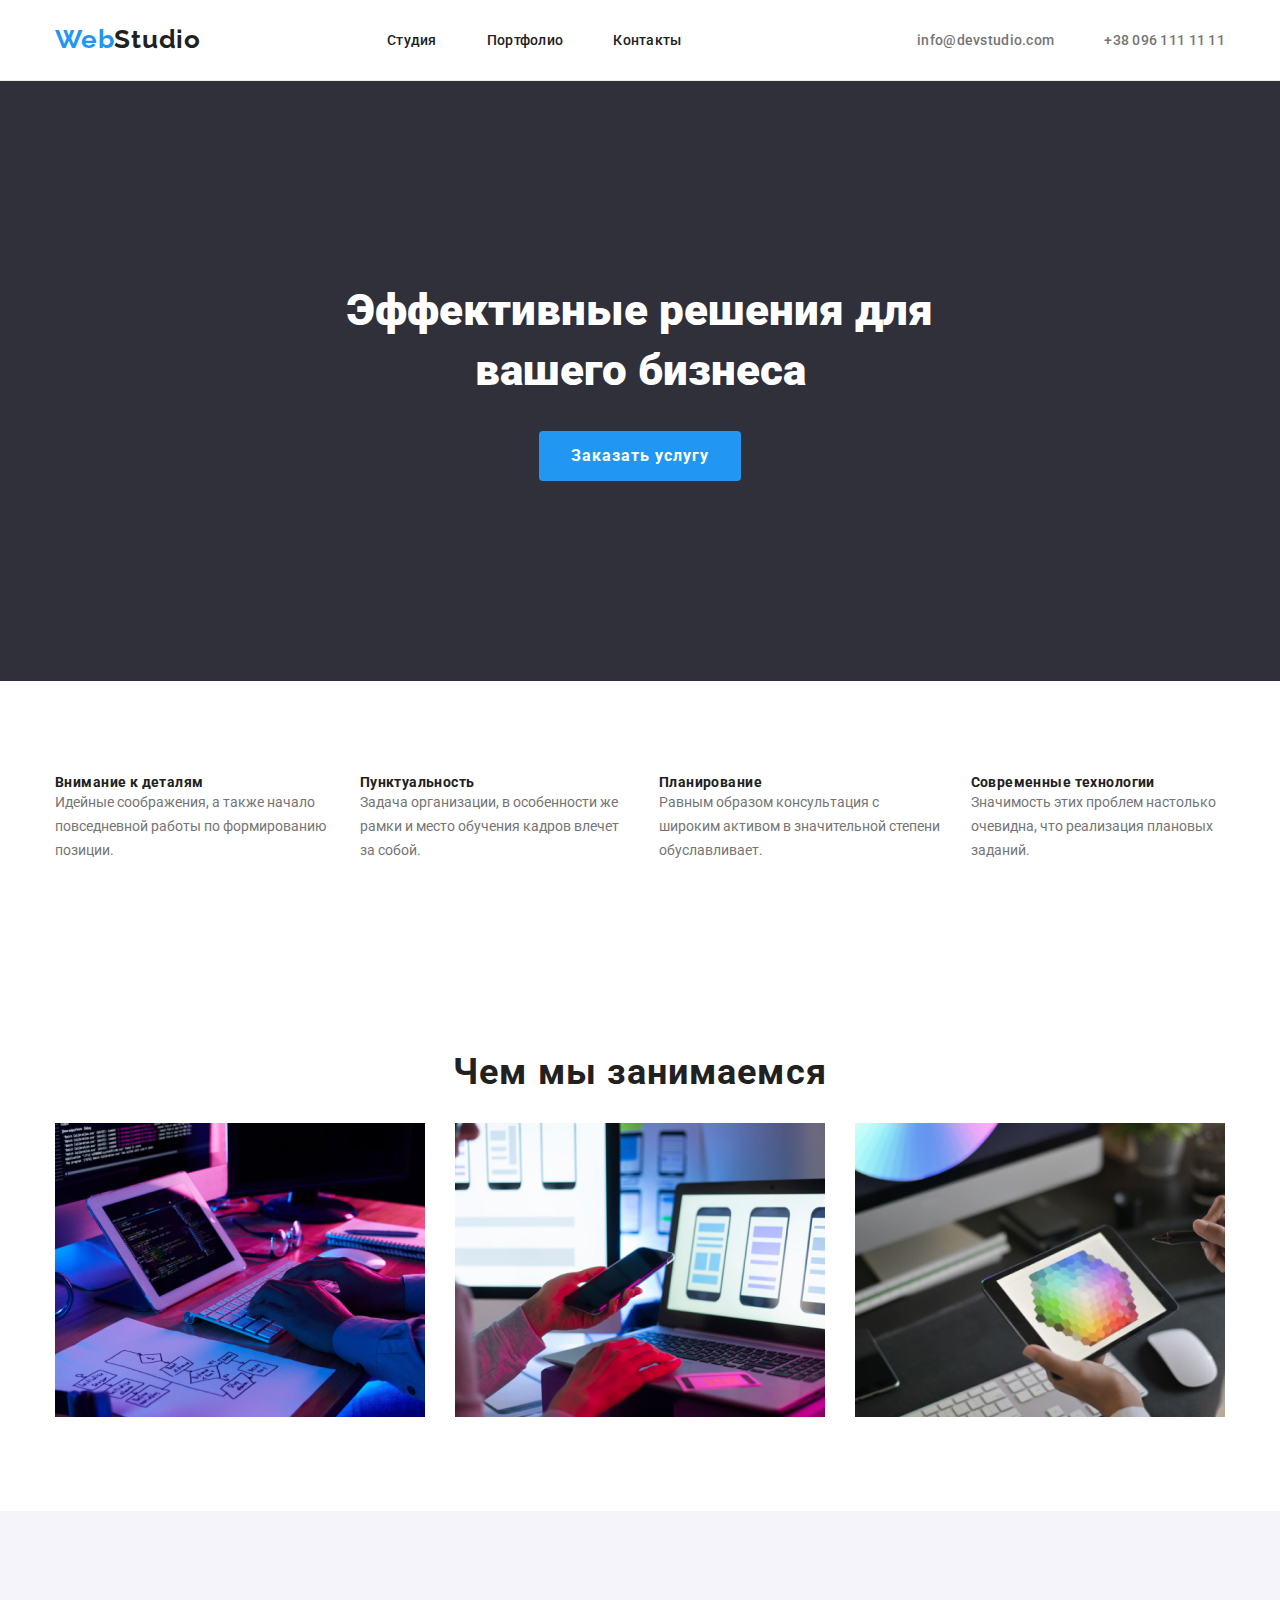
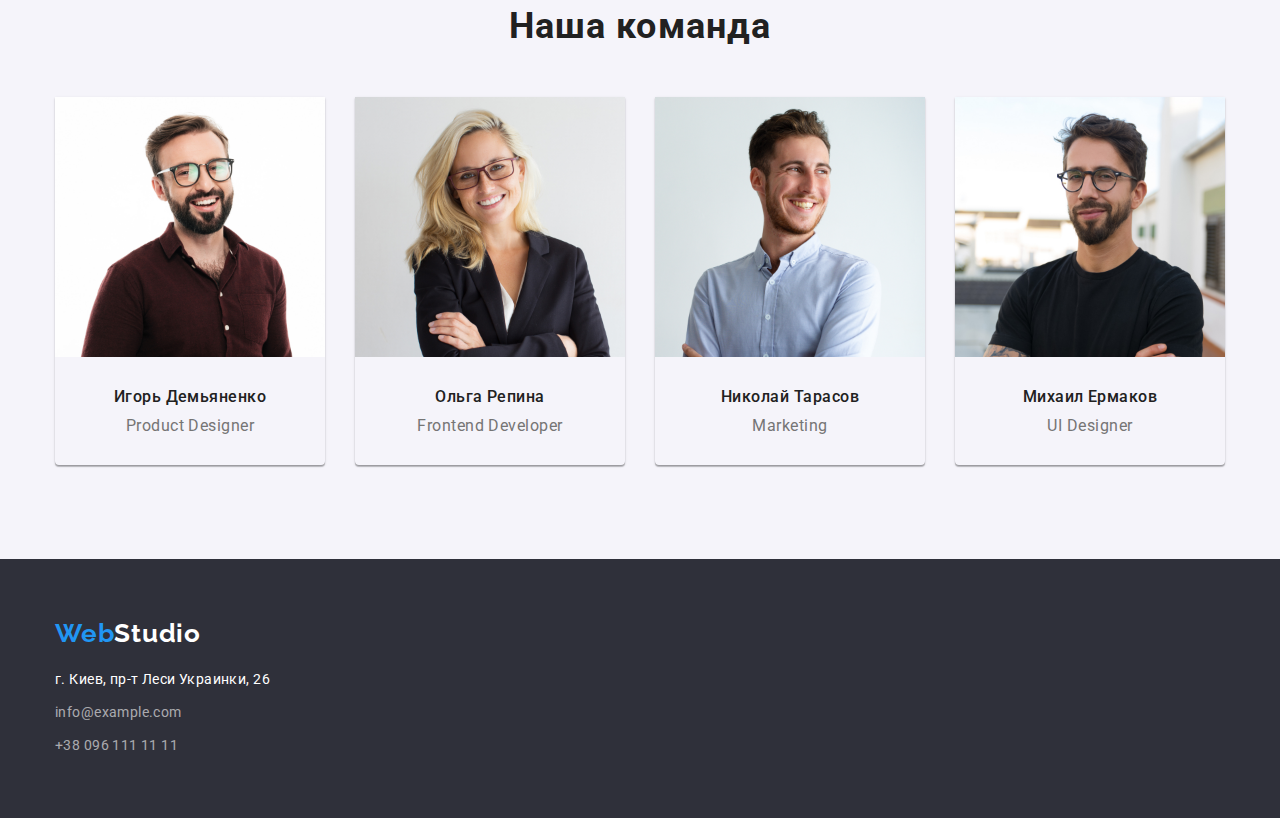
<file: index.html>
<!DOCTYPE html>
<html lang="en">
<head>
    <meta charset="UTF-8">
    <meta http-equiv="X-UA-Compatible" content="IE=edge">
    <meta name="viewport" content="width=device-width, initial-scale=1.0">
    <title>Главная</title>
    <link href="https://fonts.googleapis.com/css2?family=Raleway:wght@700&family=Roboto:wght@400;500;700;900&display=swap" rel="stylesheet">    
    <link rel="stylesheet" href="https://cdnjs.cloudflare.com/ajax/libs/modern-normalize/1.1.0/modern-normalize.min.css">
    <link rel="stylesheet" href="./css/style.css">
</head>
<body>
    <!--Header-->
   <header class="header">
    <div class="container header-container">
    <a class="logo" href="./index.html">Web<span class="logo-half">Studio</span></a>
    <nav>
       <ul class="nav-items">
            <li class="nav-items-list"><a href="index.html"        class="nav-items-link" >Студия</a></li>
            <li class="nav-items-list"><a href="./portfolio.html"  class="nav-items-link">Портфолио</a></li>
            <li class="nav-items-list"><a href=""                  class="nav-items-link">Контакты </a></li>
       </ul>
    </nav>
    <!--Contacts-->
    <ul class="contacts-link">
        <li class="contacts-link-list"><a class="contacts-link-item"  href="mailto:info@devstudio.com">info@devstudio.com</a></li>
        <li class="contacts-link-list"><a class="contacts-link-item" href="tel:+380961111111">+38 096 111 11 11</a></li>
    </ul>   
    </div>
   </header> 
<!--main information-->
   <main>
        <section class="main-section">
            <div class="container">
       <h1 class="title-main">Эффективные решения для вашего бизнеса</h1>
       <button class="button" type="button">Заказать услугу</button>
    </div>
        </section>
         <section class="section">
            <div class="container">
             <h2 class="hide">Наши преимущества</h2>   
            <ul class="advantage-list">
            <li class="advantage-item">
            <h3 class="advantage-title">Внимание к деталям</h3>
            <p class="advantage-text">Идейные соображения, а также начало повседневной работы по формированию позиции.</p>
            </li>
            <li class="advantage-item">
            <h3 class="advantage-title">Пунктуальность</h3>
            <p class="advantage-text">Задача организации, в особенности же рамки и место обучения кадров влечет за собой.</p>
             </li>
            <li class="advantage-item">
            <h3 class="advantage-title">Планирование</h3>
            <p class="advantage-text">Равным образом консультация с широким активом в значительной степени обуславливает.</p>
            </li>
            <li class="advantage-item">
            <h3 class="advantage-title">Современные технологии</h3>
            <p class="advantage-text">Значимость этих проблем настолько очевидна, что реализация плановых заданий.</p>
            </li>
        </ul>
            </div>
         </section>
        <section class="section work-section">
            <div class="container">
        <h2 class="work-title">Чем мы занимаемся</h2>
            <ul class="work-list">
       <li  class="work-list-item"> <img  src="./images/img.jpg" alt="картинка1" width="370"></li>
       <li  class="work-list-item"> <img src="./images/img (1).jpg" alt="картинка2" width="370"></li>
       <li  class="work-list-item"> <img src="./images/img (2).jpg" alt="картинка3" width="370"></li> 
            </ul>
        </div>
        </section>
<!--Team-->
        <section class="section section-team ">
            <div class="container">
        <h2 class="team-title">Наша команда</h2>
        <ul class="team-list">
        <li class="team-list-item">  
        <img src="./images/Игорь.jpg" alt="фотокоманды1" width="270">
        <div class="team-container">
        <h3 class="team-title-name">Игорь Демьяненко</h3>
        <p class="team-text">Product Designer</p>
        </div>
        </li>
        <li class="team-list-item">  
        <img src="./images/Ольга.jpg" alt="фотокоманды2" width="270">
        <div class="team-container">
        <h3 class="team-title-name">Ольга Репина</h3>
        <p class="team-text">Frontend Developer</p>
        </div>
        </li>
        <li class="team-list-item">
        <img src="./images/Николай.jpg" alt="фотокоманды3" width="270">
        <div class="team-container">
        <h3 class="team-title-name">Николай Тарасов</h3>
        <p class="team-text">Marketing</p>
        </div>
        </li>
        <li class="team-list-item"> 
        <img src="./images/Михаил.jpg" alt="фотокоманды4" width="270">
        <div class="team-container">
        <h3 class="team-title-name">Михаил Ермаков</h3>
        <p class="team-text">UI Designer</p>
        </div>
        </li>
        </ul>
    </div>
        </section>
    </main>
<!--Footer-->
<footer class="footer">
    <div class="container">
    <a class="logo" href="">Web<span class="logo-half-footer">Studio</span></a> 
   <adress>
       <ul class="list-items-footer">
   <li class="contacts-item-footer"> <a class="location" href="https://goo.gl/maps/zJ5b4M9oRAb7cDgC7">г. Киев, пр-т Леси Украинки, 26</a> </li>
   <li class="contacts-item-footer"> <a class="contacts-footer" href="mailto:info@example.com">info@example.com</a> </li>
   <li class="contacts-item-footer"> <a class="contacts-footer" href="tel:+380961111111">+38 096 111 11 11</a> </li>
       </ul>
   </adress>
</div>
   </footer>
</main>
</div>
</body>
</html>
</file>
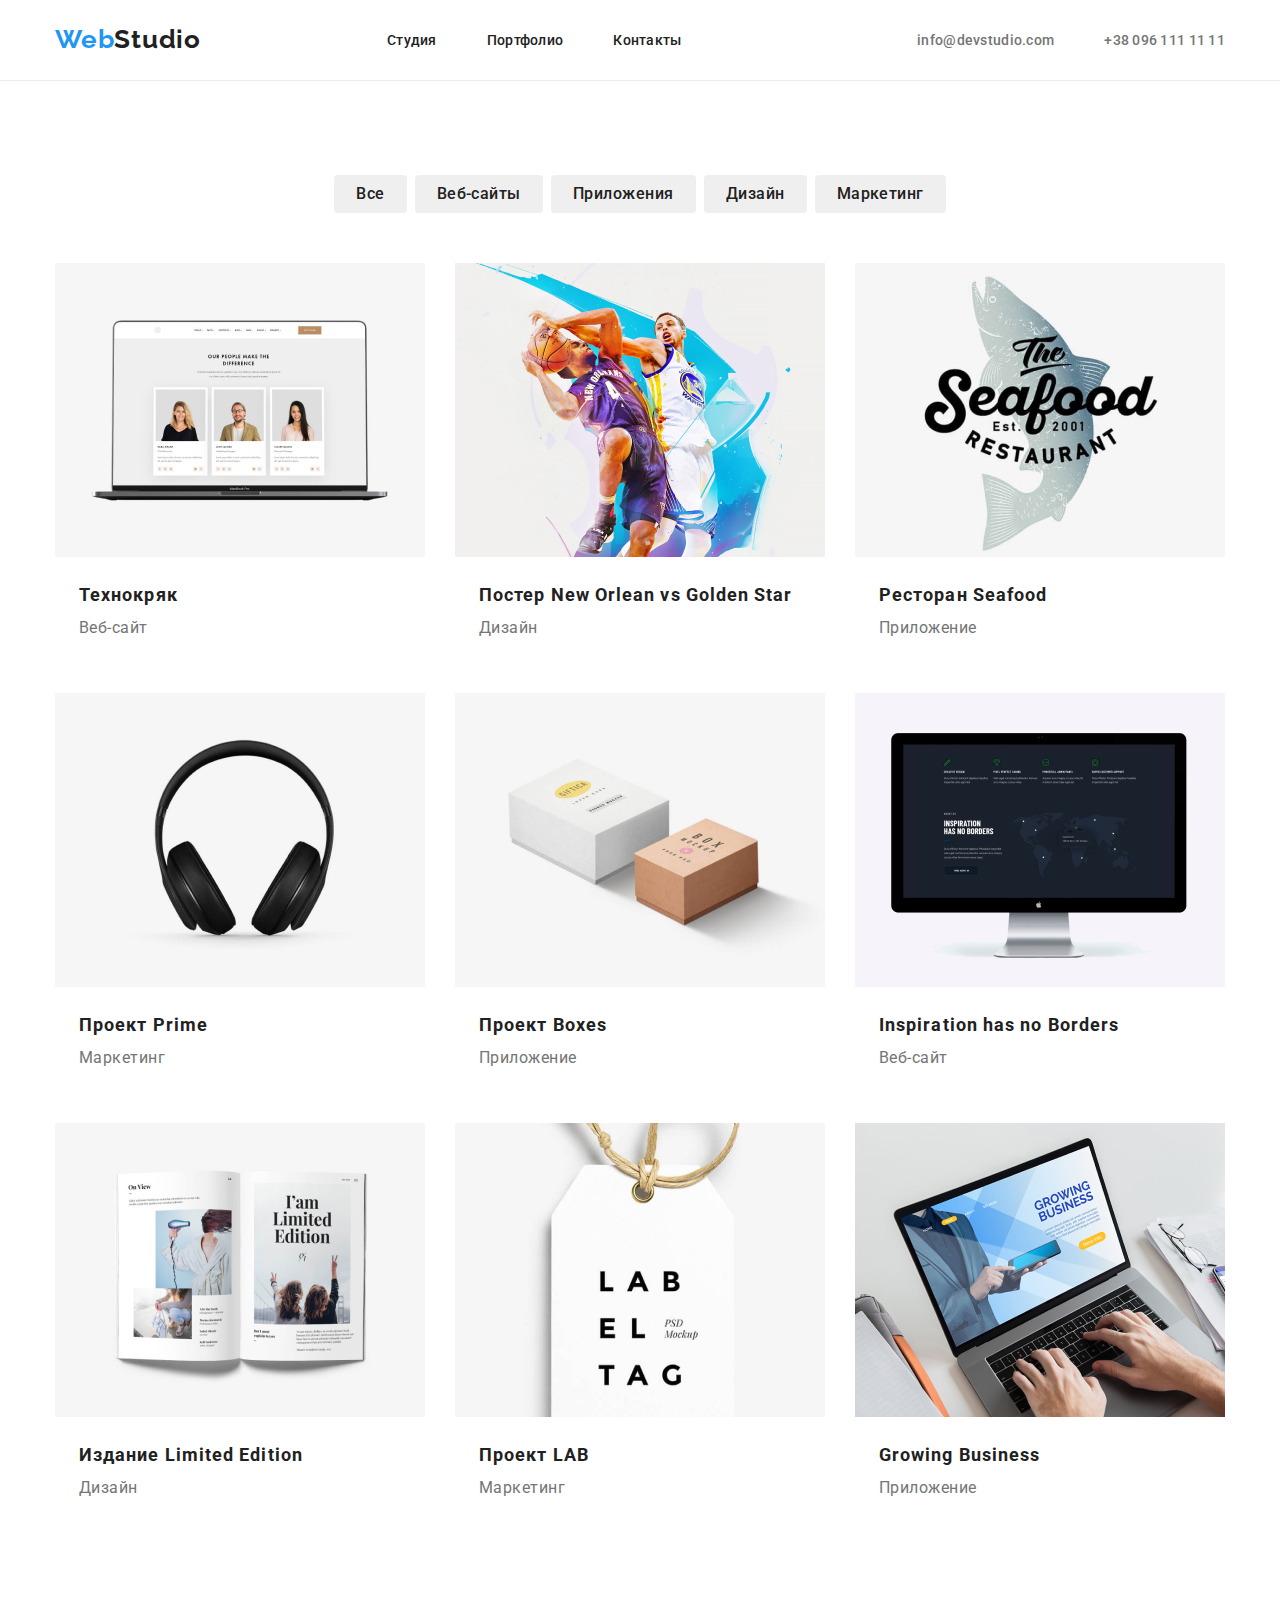
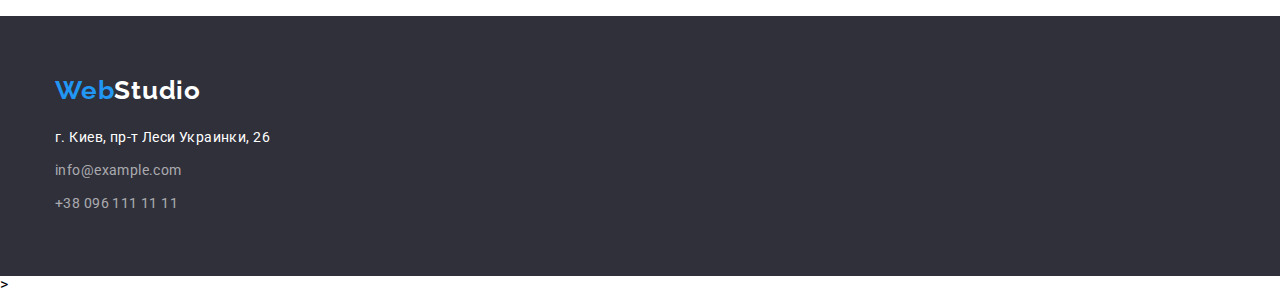
<file: portfolio.html>
<!DOCTYPE html>
<html lang="en">
<head>
    <meta charset="UTF-8">
    <meta http-equiv="X-UA-Compatible" content="IE=edge">
    <meta name="viewport" content="width=device-width, initial-scale=1.0">
    <title>Портфолио</title>
    <link href="https://fonts.googleapis.com/css2?family=Raleway:wght@700&family=Roboto:wght@400;500;700;900&display=swap" rel="stylesheet">    
    <link rel="stylesheet" href="https://cdnjs.cloudflare.com/ajax/libs/modern-normalize/1.1.0/modern-normalize.min.css">
    <link rel="stylesheet" href="./css/style.css">
</head>
<body>
        <!--Header-->
   <header class="header">
    <div class="container header-container">
    <a class="logo" href="./index.html">Web<span class="logo-half">Studio</span></a>
    <nav>
       <ul class="nav-items">
            <li class="nav-items-list"><a href="index.html"        class="nav-items-link" >Студия</a></li>
            <li class="nav-items-list"><a href="./portfolio.html"  class="nav-items-link">Портфолио</a></li>
            <li class="nav-items-list"><a href=""                  class="nav-items-link">Контакты </a></li>
       </ul>
    </nav>
    <!--Contacts-->
    <ul class="contacts-link">
        <li class="contacts-link-list"><a class="contacts-link-item"  href="mailto:info@devstudio.com">info@devstudio.com</a></li>
        <li class="contacts-link-list"><a class="contacts-link-item" href="tel:+380961111111">+38 096 111 11 11</a></li>
    </ul>   
    </div>    
   </header> 
<!--Main information-->
<main>
    <section class="section"> 
        <div class="container">
        <h1 class="hide">Наши работы</h1>
    <ul class="filter">
        <li class="filter-item"><button class="filter-button" type="button">Все</button></li>
        <li class="filter-item"><button class="filter-button" type="button">Веб-сайты</button></li>
        <li class="filter-item"><button class="filter-button" type="button">Приложения</button></li>
        <li class="filter-item"><button class="filter-button" type="button">Дизайн</button></li>
        <li class="filter-item"><button class="filter-button" type="button">Маркетинг</button></li>
    </ul>
        <ul class="gallery"> 
            <li class="gallery-item" > <img src="./images/технокряк.jpg" alt="технокряк" width="370">
                <div class="gallery-container">
            <h2 class="gallery-title">Технокряк</h2>
            <p class="gallery-text">Веб-сайт</p>
        </div>
            </li>
            <li class="gallery-item"> <img src="./images/постер.jpg" alt="poster" width="370">
                <div class="gallery-container">
            <h2 class="gallery-title">Постер New Orlean vs Golden Star</h2>
            <p class="gallery-text">Дизайн</p>
        </div>
            </li>
            <li class="gallery-item"> <img src="./images/ресторан.jpg" alt="seafood" width="370">
                <div class="gallery-container">
            <h2 class="gallery-title">Ресторан Seafood</h2>
            <p class="gallery-text">Приложение</p>
        </div>
            </li> 
            <li class="gallery-item"> <img src="./images/проект прайм.jpg" alt="prime" width="370">
                <div class="gallery-container">
            <h2 class="gallery-title">Проект Prime</h2>
            <p class="gallery-text">Маркетинг</p>
            </div>
            </li>
            <li class="gallery-item"> <img src="./images/проект коробки.jpg" alt="boxes" width="370">
                <div class="gallery-container">
            <h2 class="gallery-title">Проект Boxes</h2>
            <p class="gallery-text">Приложение</p>
        </div>
            </li>
            <li class="gallery-item"> <img src="./images/insipartion.jpg" alt="inspiration" width="370">
                <div class="gallery-container">
            <h2 class="gallery-title">Inspiration has no Borders</h2>
            <p class="gallery-text">Веб-сайт</p>
        </div>
            </li> 
            <li class="gallery-item"> <img src="./images/limited издание.jpg" alt="limited" width="370">
                <div class="gallery-container">
            <h2 class="gallery-title">Издание Limited Edition</h2>
            <p class="gallery-text">Дизайн</p>
        </div>
            </li>
            <li class="gallery-item"> <img src="./images/проект лаб.jpg" alt="projectlab" width="370">
                <div class="gallery-container">
            <h2 class="gallery-title">Проект LAB</h2>
            <p class="gallery-text">Маркетинг</p>
        </div>
            </li>
            <li class="gallery-item"> <img src="./images/growing business .jpg" alt="growingbusiness" width="370">
                <div class="gallery-container">
            <h2 class="gallery-title">Growing Business</h2>
            <p class="gallery-text">Приложение</p>
        </div>
            </li> 
        </ul>
    </div>
</section>
<!--Footer-->
<footer class="footer">
    <div class="container">
    <a class="logo" href="">Web<span class="logo-half-footer">Studio</span></a> 
   <adress>
       <ul class="list-items-footer">
   <li class="contacts-item-footer"> <a class="location" href="https://goo.gl/maps/zJ5b4M9oRAb7cDgC7">г. Киев, пр-т Леси Украинки, 26</a> </li>
   <li class="contacts-item-footer"> <a class="contacts-footer" href="mailto:info@example.com">info@example.com</a> </li>
   <li class="contacts-item-footer"> <a class="contacts-footer" href="tel:+380961111111">+38 096 111 11 11</a> </li>
       </ul>
   </adress>
</div>
   </footer>>
</main>
</div>
</body>
</html>
</file>
<file: css/style.css>
:root {
    --title-color: #FFFFFF;
    --background-color:  #2F303A;
    --hover-collor-text: #2196f3;
    --background-team: #F5F4FA;
    --footer-color-text: rgba(255, 255, 255, 0.6);
    --color-text: #212121;
    --color-text-header: #757575;
}
body {
    font-family: 'Roboto', sans-serif;
    margin: 0;
}
.container { 
    width: 1200px;
    margin-left: auto;
    margin-right: auto;
    padding-right: 15px;
    padding-left: 15px;
    }
.header-container {
    display: flex;
    align-items: center;
    }
h1,
h2,
h3,
p {
    margin: 0;
    padding: 0;
}   

/*Header*/
.header {
    background-color: var(--primary-color);
    border-bottom: 1px solid #ECECEC;
}
.logo {
    color: var(--hover-collor-text);
    font-family: Raleway;
    font-weight: 700;
    font-size: 26px;
    line-height: 1.14;
    text-decoration: none;
    letter-spacing: 0.03em;
    margin-right: 93px;
}
.logo-half {
    color: var(--color-text);
    font-family: Raleway;
    font-weight: 700;
    font-size: 26px;
    line-height: 1.14;
    text-decoration: none;
}
 /*Navigation*/
 ul {
     margin: 0;
     padding: 0;
     list-style: none;
 }
 .nav-items {
    color: var(--color-text);
    font-family: Roboto;
    font-style: normal;
    font-weight: 500;
    font-size: 14px;
    line-height: 16px;
    letter-spacing: 0.02em;
    list-style-type: none;
    text-decoration: none;
    display: flex;
    margin-left: 93px;
 }
 
 .nav-items-list {
     margin-right: 50px;
 }
 .nav-items-link {
     display: block;
     padding-top: 32px;
     padding-bottom: 32px;
     text-decoration: none;
     color: var(--color-text);
 }
 .nav-items-link:hover {
    color: var(--hover-collor-text);
 } 
 .nav-items-list:last-child {
     margin-right: 0;
 }


.contacts-link {
    list-style-type: none;
    display: flex;
    margin-left: auto;
}
.contacts-link-item {
    color: var(--color-text-header);
    font-family: Roboto;
    font-style: normal;
    font-weight: 500;
    font-size: 14px;
    line-height: 16px;
    letter-spacing: 0.02em;
    text-decoration: none;
    padding-top: 32px;
    padding-bottom: 32px;
   
}
.contacts-link-item:hover {
    color: #2196F3;
 }
 .contacts-link-list {
    margin-right: 50px;
  
 }
 .contacts-link-list:last-child {
    margin-right: 0;
 }
 .container-header-nav {
     display: flex;
 }
/* Main information*/

.title-main {
    color: var(--title-color);
    font-weight: 900;
    font-size: 44px;
    line-height: 1.36;
    text-align: center;
    width: 696px;
    margin-left: auto;
    margin-right: auto;
}
.button {
    color: var(--title-color);
    font-weight: 700;
    font-size: 16px;
    line-height: 1.88;
    text-align: center;
    background: var(--hover-collor-text);
    letter-spacing: 0.06em;
    cursor: pointer;
    margin-top: 30px;
    padding-bottom: 10px;
    padding-top: 10px;
    padding-right: 32px;
    padding-left: 32px;
    border: transparent;
    border-radius: 4px;
}
.advantage-item {
    margin-right: 30px;
}
.advantage-item:last-child {
    margin-right: 0;
}
.hide {
    position: absolute;
    width: 1px;
    height: 1px;
    margin: -1px;
    padding: 0;
    overflow: hidden;
    border: 0;
    clip: rect(0 0 0 0);
}
.advantage-list {
    display: flex;
}
.advantage-title {
    color: var(--color-text);
    font-family: Roboto;
    font-weight: 700;
    font-size: 14px;
    line-height: 1.14;
    letter-spacing: 0.03em;
    margin-right: 30px;
}
.advantage-text {
    color: var(--color-text-header);
    font-size: 14px;
    line-height: 1.71;
    margin-right: 30px;
}
.advantage-title:last-child {
    margin-right: 0;
}
.advantage-text:last-child {
    margin-right: 0;
}

/* Image information*/

.work-list {
    list-style-type: none;
    display: flex;
}
.work-section {
    padding: 0;
}
.work-title {
    color: var(--color-text);
    font-weight: 700;
    font-size: 36px;
    line-height: 1.17;
    text-align: center;
    letter-spacing: 0.03em;
    margin-bottom: 30px;
}
.work-list-item {
    margin-right: 30px;
}
.work-list-item:last-child {
    margin-right: 0;
}
.section {
    padding: 94px 0;
}
img {
    display: block;
    height: auto;
    max-width: 100%;
}
/*team*/
.team-container {
    padding-top: 30px;
    padding-bottom: 30px;
}
.section-team {
    background-color: var(--background-team);
}
.team-title {
    color: var(--color-text);
    font-size: 36px;
    line-height: 1.17;
    text-align: center;
    letter-spacing: 0.03em;
    font-weight: 700;
    margin-bottom: 50px;
}
.team-list {
    list-style-type: none;
    display: flex;
    
}
.team-list-item {
    margin-right: 30px;
    box-shadow: 0px 1px 3px rgba(0, 0, 0, 0.12), 0px 1px 1px rgba(0, 0, 0, 0.14), 0px 2px 1px rgba(0, 0, 0, 0.2);
    border-radius: 0px 0px 4px 4px;
}
.team-list-item:last-child {
    margin-right: 0;
}
.team-title-name {
    color: var(--color-text);
    text-align: center;
    letter-spacing: 0.03em;
    font-weight: 500;
    font-size: 16px;
    line-height: 1.19;
    margin-bottom: 10px;
}
.team-text {
    color: var(--color-text-header);
    text-align: center;
    letter-spacing: 0.03em;
    font-size: 16px;
    line-height: 1.19;
}

/*footer*/
.footer { 
    background: var(--background-color);
    padding-bottom: 60px;
    padding-top: 60px;
}
.contacts-item-footer {
    margin-bottom: 9px;
}
.contacts-item-footer:last-child {
    margin-bottom: 0;
}
.list-items-footer {
    margin-top: 20px;
}
.location {
    color: var(--title-color);
    text-decoration: none;
    font-size: 14px;
    line-height: 1.71;
    letter-spacing: 0.03em;
}
.location:hover {
    color: var(--hover-collor-text);
}
.contacts-footer {
    color: var(--footer-color-text);
    letter-spacing: 0.03em;
    font-size: 14px;
    line-height: 1.71;
    text-decoration: none;
}
.contacts-footer-list {
    margin-bottom: 60px;
}
.contacts-footer:hover {
    color: var(--hover-collor-text); 
}
.logo-half-footer {
    color: var(--title-color);
}

/*portfolio*/

/*Main information*/
.main-section {
  background-color: var(--background-color);
  text-align: center;
  padding-top: 200px;
  padding-bottom: 200px;
}
.filter {
    display: flex;
    justify-content: center;
    margin-bottom: 50px;
}

.filter-button { 
    color: var(--color-text);
    font-weight: 500;
    font-size: 16px;
    line-height: 1.63;
    text-align: center;
    letter-spacing: 0.03em;
    cursor: pointer;
    font-family: inherit;
    border: transparent;
    border-radius: 4px;
    padding: 6px 22px;

}

.filter-item {
    align-items: center;
    margin-right: 8px;

}
.filter-item:last-child {
    margin-right: 0;
}

.filter-button:hover {
    color: var(--title-color);
    background-color: var(--hover-collor-text);
}
.gallery {
    display: flex;
    flex-wrap: wrap;
    margin-right: -30px;
    margin-bottom: -30px;
}
.gallery-container{
    padding: 20px 24px; 
}
.gallery-title {
    color: var(--color-text);
    letter-spacing: 0.06em;
    font-weight: 700;
    font-size: 18px;
    line-height: 2;
}
.gallery-text {
    color: var(--color-text-header);
    letter-spacing: 0.03em;
    font-size: 16px;
    line-height: 1.86;
}
.gallery-item {
     margin-right: 30px;
     margin-bottom: 30px;
}
</file>
